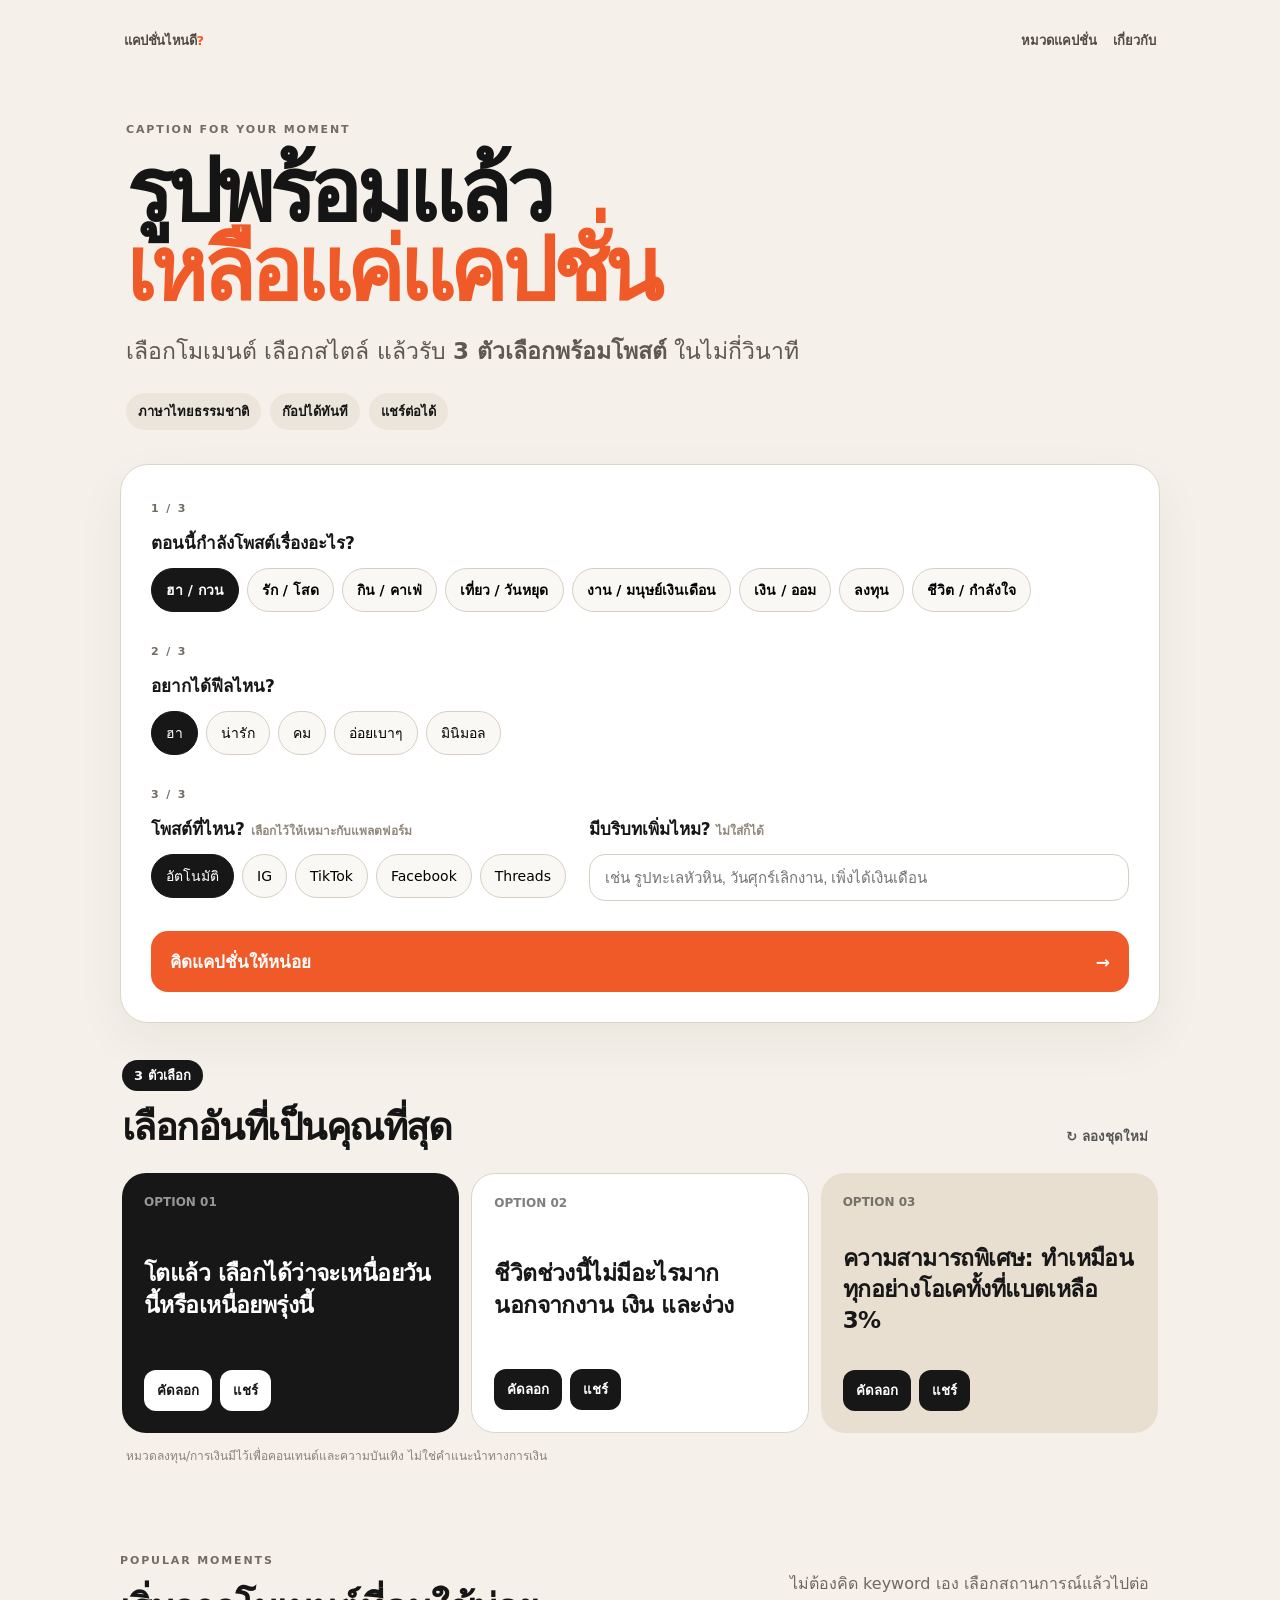
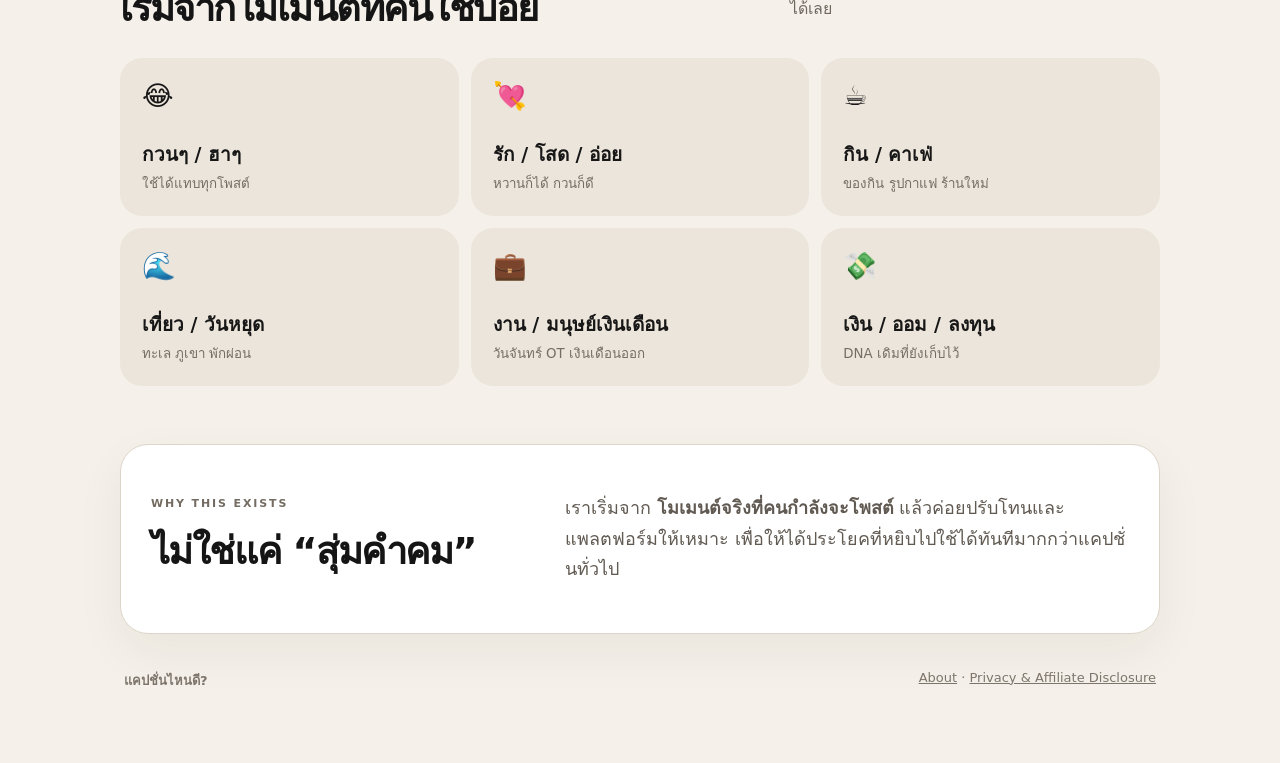
<file: index.html>
<!doctype html>
<html lang="th">
<head>
  <meta charset="utf-8">
  <meta name="viewport" content="width=device-width,initial-scale=1">
  <meta name="theme-color" content="#111111">
  <title>แคปชั่นไหนดี — แคปชั่นไทยพร้อมโพสต์ กวนๆ รัก เที่ยว กิน งาน เงิน</title>
  <meta name="description" content="คิดแคปชั่นไม่ออก? เลือกโมเมนต์และสไตล์ แล้วรับ 3 แคปชั่นไทยพร้อมโพสต์ สำหรับ IG TikTok Facebook และ Threads">
  <meta property="og:title" content="แคปชั่นไหนดี — รูปพร้อมแล้ว เหลือแค่แคปชั่น">
  <meta property="og:description" content="เลือกโมเมนต์ + สไตล์ แล้วรับ 3 แคปชั่นไทยพร้อมโพสต์">
  <link rel="stylesheet" href="styles.css">
</head>
<body>
  <main class="shell">
    <nav class="nav">
      <a class="brand" href="index.html">แคปชั่นไหนดี<span>?</span></a>
      <div class="nav-links"><a href="#popular">หมวดแคปชั่น</a><a href="about.html">เกี่ยวกับ</a></div>
    </nav>

    <header class="hero">
      <div class="eyebrow">CAPTION FOR YOUR MOMENT</div>
      <h1>รูปพร้อมแล้ว<br><span>เหลือแค่แคปชั่น</span></h1>
      <p>เลือกโมเมนต์ เลือกสไตล์ แล้วรับ <strong>3 ตัวเลือกพร้อมโพสต์</strong> ในไม่กี่วินาที</p>
      <div class="trust-row"><span>ภาษาไทยธรรมชาติ</span><span>ก๊อปได้ทันที</span><span>แชร์ต่อได้</span></div>
    </header>

    <section class="generator card" aria-labelledby="generator-title">
      <div class="section-kicker">1 / 3</div>
      <div class="field">
        <label id="generator-title">ตอนนี้กำลังโพสต์เรื่องอะไร?</label>
        <div id="topics" class="chips topic-chips"></div>
      </div>
      <div class="section-kicker">2 / 3</div>
      <div class="field">
        <label>อยากได้ฟีลไหน?</label>
        <div id="tones" class="chips"></div>
      </div>
      <div class="section-kicker">3 / 3</div>
      <div class="field split-field">
        <div>
          <label>โพสต์ที่ไหน? <span>เลือกไว้ให้เหมาะกับแพลตฟอร์ม</span></label>
          <div id="platforms" class="chips"></div>
        </div>
        <div>
          <label for="context">มีบริบทเพิ่มไหม? <span>ไม่ใส่ก็ได้</span></label>
          <input id="context" maxlength="90" placeholder="เช่น รูปทะเลหัวหิน, วันศุกร์เลิกงาน, เพิ่งได้เงินเดือน">
        </div>
      </div>
      <button id="generate" class="primary">คิดแคปชั่นให้หน่อย <span>→</span></button>
    </section>

    <section class="result-wrap" aria-live="polite">
      <div class="result-heading">
        <div><span class="pill dark">3 ตัวเลือก</span><h2>เลือกอันที่เป็นคุณที่สุด</h2></div>
        <button id="refresh" class="ghost">↻ ลองชุดใหม่</button>
      </div>
      <div id="results" class="results-grid"></div>
      <p class="disclaimer">หมวดลงทุน/การเงินมีไว้เพื่อคอนเทนต์และความบันเทิง ไม่ใช่คำแนะนำทางการเงิน</p>
    </section>

    <section class="discover" id="popular">
      <div class="discover-head">
        <div><div class="eyebrow">POPULAR MOMENTS</div><h2>เริ่มจากโมเมนต์ที่คนใช้บ่อย</h2></div>
        <p>ไม่ต้องคิด keyword เอง เลือกสถานการณ์แล้วไปต่อได้เลย</p>
      </div>
      <div class="category-grid">
        <a href="caption-funny.html"><span>😂</span><b>กวนๆ / ฮาๆ</b><small>ใช้ได้แทบทุกโพสต์</small></a>
        <a href="caption-love.html"><span>💘</span><b>รัก / โสด / อ่อย</b><small>หวานก็ได้ กวนก็ดี</small></a>
        <a href="caption-food.html"><span>☕</span><b>กิน / คาเฟ่</b><small>ของกิน รูปกาแฟ ร้านใหม่</small></a>
        <a href="caption-travel.html"><span>🌊</span><b>เที่ยว / วันหยุด</b><small>ทะเล ภูเขา พักผ่อน</small></a>
        <a href="caption-work.html"><span>💼</span><b>งาน / มนุษย์เงินเดือน</b><small>วันจันทร์ OT เงินเดือนออก</small></a>
        <a href="caption-money.html"><span>💸</span><b>เงิน / ออม / ลงทุน</b><small>DNA เดิมที่ยังเก็บไว้</small></a>
      </div>
    </section>

    <section class="positioning card">
      <div><div class="eyebrow">WHY THIS EXISTS</div><h2>ไม่ใช่แค่ “สุ่มคำคม”</h2></div>
      <p>เราเริ่มจาก <strong>โมเมนต์จริงที่คนกำลังจะโพสต์</strong> แล้วค่อยปรับโทนและแพลตฟอร์มให้เหมาะ เพื่อให้ได้ประโยคที่หยิบไปใช้ได้ทันทีมากกว่าแคปชั่นทั่วไป</p>
    </section>

    <footer>
      <b>แคปชั่นไหนดี?</b>
      <span><a href="about.html">About</a> · <a href="privacy.html">Privacy & Affiliate Disclosure</a></span>
    </footer>
  </main>
  <div id="toast" class="toast" role="status"></div>
  <script src="monetization.js"></script>
  <script src="app.js"></script>
  <script src="revenue.js"></script>
</body>
</html>
</file>
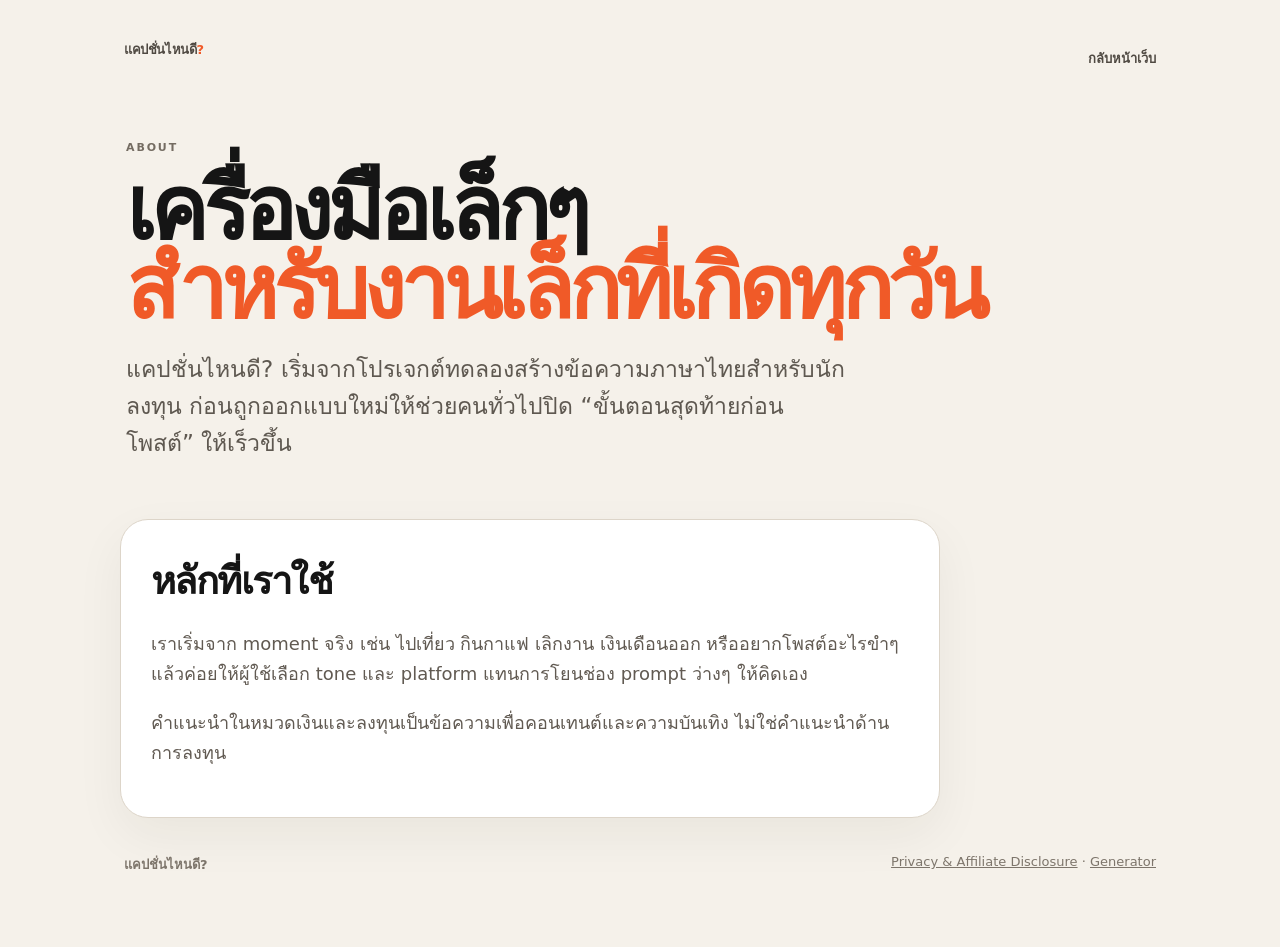
<file: about.html>
<!doctype html><html lang="th"><head><meta charset="utf-8"><meta name="viewport" content="width=device-width,initial-scale=1"><title>เกี่ยวกับแคปชั่นไหนดี?</title><meta name="description" content="ที่มา หลักคิด และวิธีสร้างแคปชั่นของแคปชั่นไหนดี?"><link rel="stylesheet" href="styles.css"></head><body><main class="shell"><nav class="nav"><a class="brand" href="index.html">แคปชั่นไหนดี<span>?</span></a><a class="back-link" href="index.html">กลับหน้าเว็บ</a></nav><header class="hero"><div class="eyebrow">ABOUT</div><h1>เครื่องมือเล็กๆ<br><span>สำหรับงานเล็กที่เกิดทุกวัน</span></h1><p>แคปชั่นไหนดี? เริ่มจากโปรเจกต์ทดลองสร้างข้อความภาษาไทยสำหรับนักลงทุน ก่อนถูกออกแบบใหม่ให้ช่วยคนทั่วไปปิด “ขั้นตอนสุดท้ายก่อนโพสต์” ให้เร็วขึ้น</p></header><section class="card editorial"><h2>หลักที่เราใช้</h2><p>เราเริ่มจาก moment จริง เช่น ไปเที่ยว กินกาแฟ เลิกงาน เงินเดือนออก หรืออยากโพสต์อะไรขำๆ แล้วค่อยให้ผู้ใช้เลือก tone และ platform แทนการโยนช่อง prompt ว่างๆ ให้คิดเอง</p><p>คำแนะนำในหมวดเงินและลงทุนเป็นข้อความเพื่อคอนเทนต์และความบันเทิง ไม่ใช่คำแนะนำด้านการลงทุน</p></section><footer><b>แคปชั่นไหนดี?</b><span><a href="privacy.html">Privacy & Affiliate Disclosure</a> · <a href="index.html">Generator</a></span></footer></main></body></html>
</file>
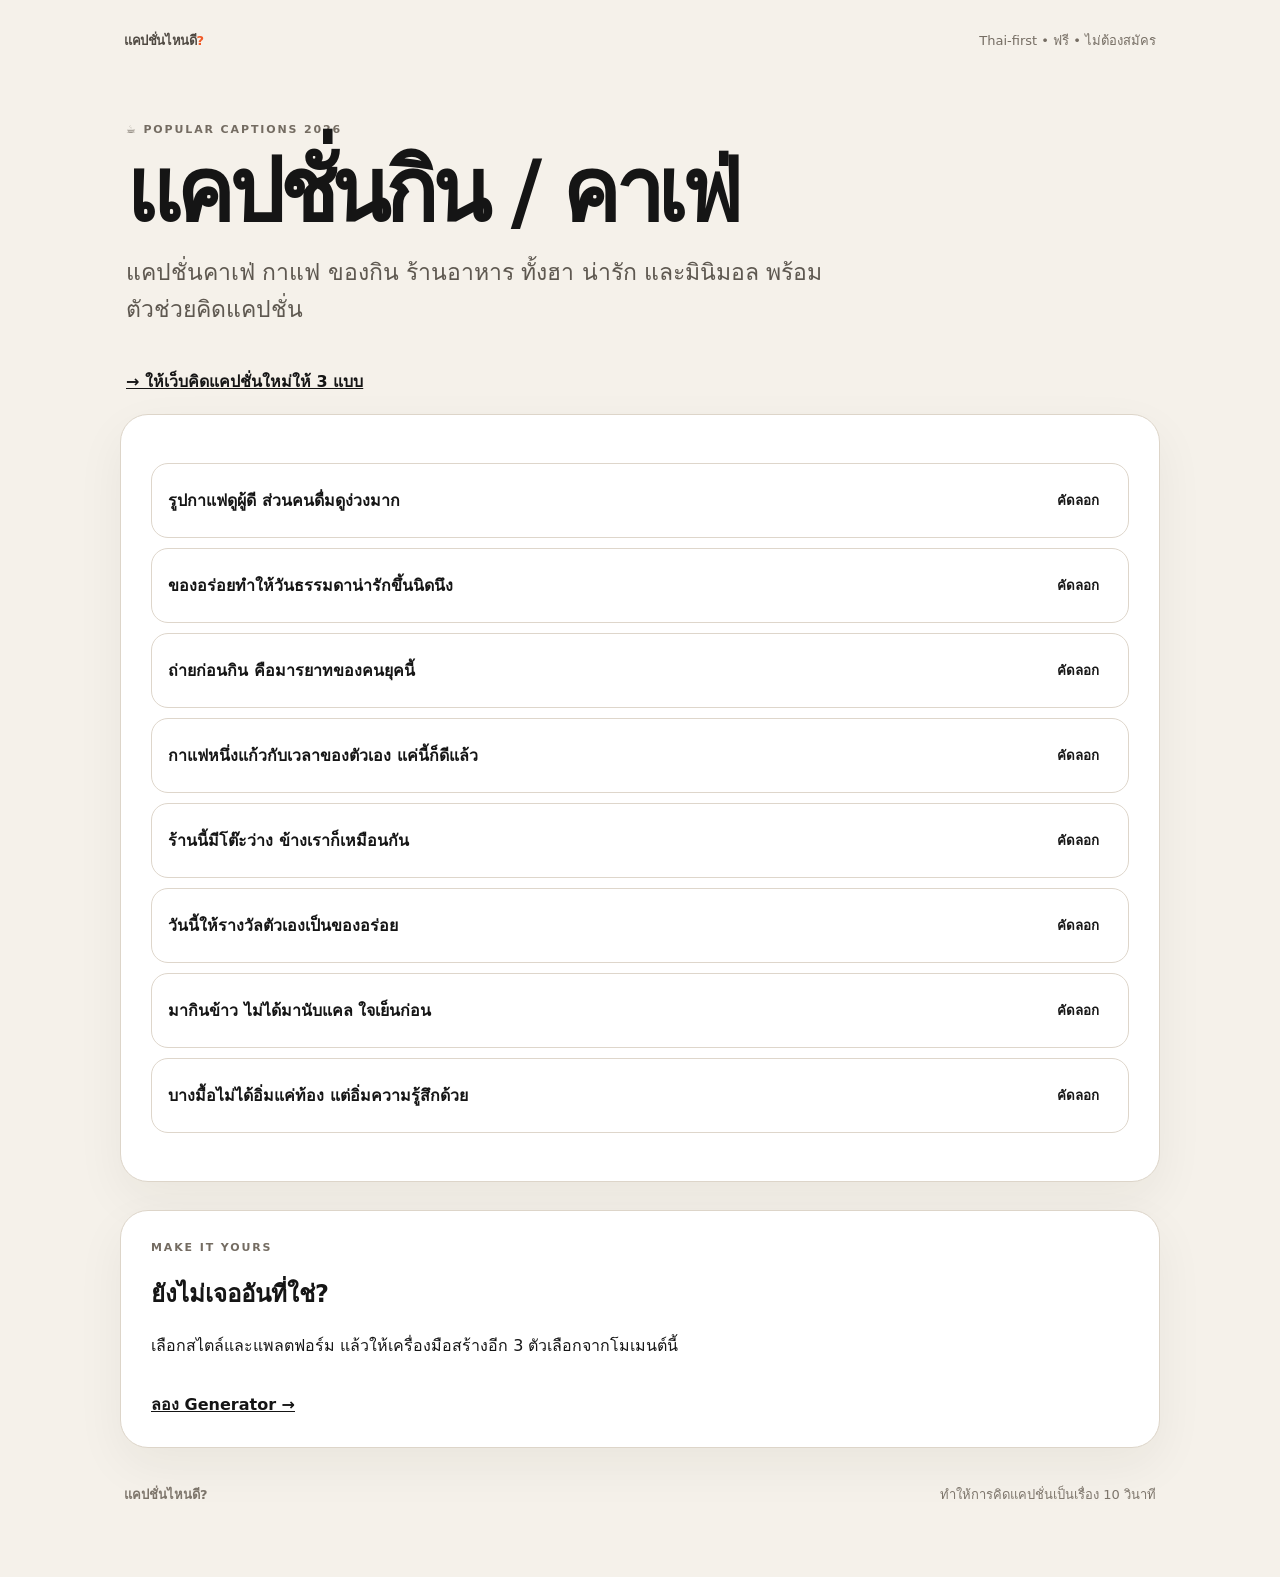
<file: caption-food.html>
<!doctype html><html lang="th"><head><meta charset="utf-8"><meta name="viewport" content="width=device-width,initial-scale=1"><title>แคปชั่นคาเฟ่ แคปชั่นกิน 2026 | แคปชั่นไหนดี</title><meta name="description" content="แคปชั่นคาเฟ่ กาแฟ ของกิน ร้านอาหาร ทั้งฮา น่ารัก และมินิมอล พร้อมตัวช่วยคิดแคปชั่น"><link rel="stylesheet" href="styles.css"></head><body><main class="shell seo-page"><nav class="nav"><a class="brand" href="index.html">แคปชั่นไหนดี<span>?</span></a><span class="nav-note">Thai-first • ฟรี • ไม่ต้องสมัคร</span></nav><header class="hero"><div class="eyebrow">☕ POPULAR CAPTIONS 2026</div><h1>แคปชั่นกิน / คาเฟ่</h1><p>แคปชั่นคาเฟ่ กาแฟ ของกิน ร้านอาหาร ทั้งฮา น่ารัก และมินิมอล พร้อมตัวช่วยคิดแคปชั่น</p><a class="back-link" href="index.html?topic=food">→ ให้เว็บคิดแคปชั่นใหม่ให้ 3 แบบ</a></header><section class="card"><div class="caption-list"><div class="caption-row"><p>รูปกาแฟดูผู้ดี ส่วนคนดื่มดูง่วงมาก</p><button class="secondary copy-static" data-text="รูปกาแฟดูผู้ดี ส่วนคนดื่มดูง่วงมาก">คัดลอก</button></div><div class="caption-row"><p>ของอร่อยทำให้วันธรรมดาน่ารักขึ้นนิดนึง</p><button class="secondary copy-static" data-text="ของอร่อยทำให้วันธรรมดาน่ารักขึ้นนิดนึง">คัดลอก</button></div><div class="caption-row"><p>ถ่ายก่อนกิน คือมารยาทของคนยุคนี้</p><button class="secondary copy-static" data-text="ถ่ายก่อนกิน คือมารยาทของคนยุคนี้">คัดลอก</button></div><div class="caption-row"><p>กาแฟหนึ่งแก้วกับเวลาของตัวเอง แค่นี้ก็ดีแล้ว</p><button class="secondary copy-static" data-text="กาแฟหนึ่งแก้วกับเวลาของตัวเอง แค่นี้ก็ดีแล้ว">คัดลอก</button></div><div class="caption-row"><p>ร้านนี้มีโต๊ะว่าง ข้างเราก็เหมือนกัน</p><button class="secondary copy-static" data-text="ร้านนี้มีโต๊ะว่าง ข้างเราก็เหมือนกัน">คัดลอก</button></div><div class="caption-row"><p>วันนี้ให้รางวัลตัวเองเป็นของอร่อย</p><button class="secondary copy-static" data-text="วันนี้ให้รางวัลตัวเองเป็นของอร่อย">คัดลอก</button></div><div class="caption-row"><p>มากินข้าว ไม่ได้มานับแคล ใจเย็นก่อน</p><button class="secondary copy-static" data-text="มากินข้าว ไม่ได้มานับแคล ใจเย็นก่อน">คัดลอก</button></div><div class="caption-row"><p>บางมื้อไม่ได้อิ่มแค่ท้อง แต่อิ่มความรู้สึกด้วย</p><button class="secondary copy-static" data-text="บางมื้อไม่ได้อิ่มแค่ท้อง แต่อิ่มความรู้สึกด้วย">คัดลอก</button></div></div></section><section class="cta-box card"><div class="eyebrow">MAKE IT YOURS</div><h2>ยังไม่เจออันที่ใช่?</h2><p>เลือกสไตล์และแพลตฟอร์ม แล้วให้เครื่องมือสร้างอีก 3 ตัวเลือกจากโมเมนต์นี้</p><a class="back-link" href="index.html?topic=food">ลอง Generator →</a></section><footer><b>แคปชั่นไหนดี?</b><span>ทำให้การคิดแคปชั่นเป็นเรื่อง 10 วินาที</span></footer></main><div id="toast" class="toast"></div><script>document.querySelectorAll('.copy-static').forEach(b=>b.onclick=async()=>{await navigator.clipboard.writeText(b.dataset.text);const t=document.getElementById('toast');t.textContent='คัดลอกแล้ว';t.classList.add('show');setTimeout(()=>t.classList.remove('show'),1300)});</script><script src="monetization.js"></script><script src="revenue.js"></script></body></html>
</file>
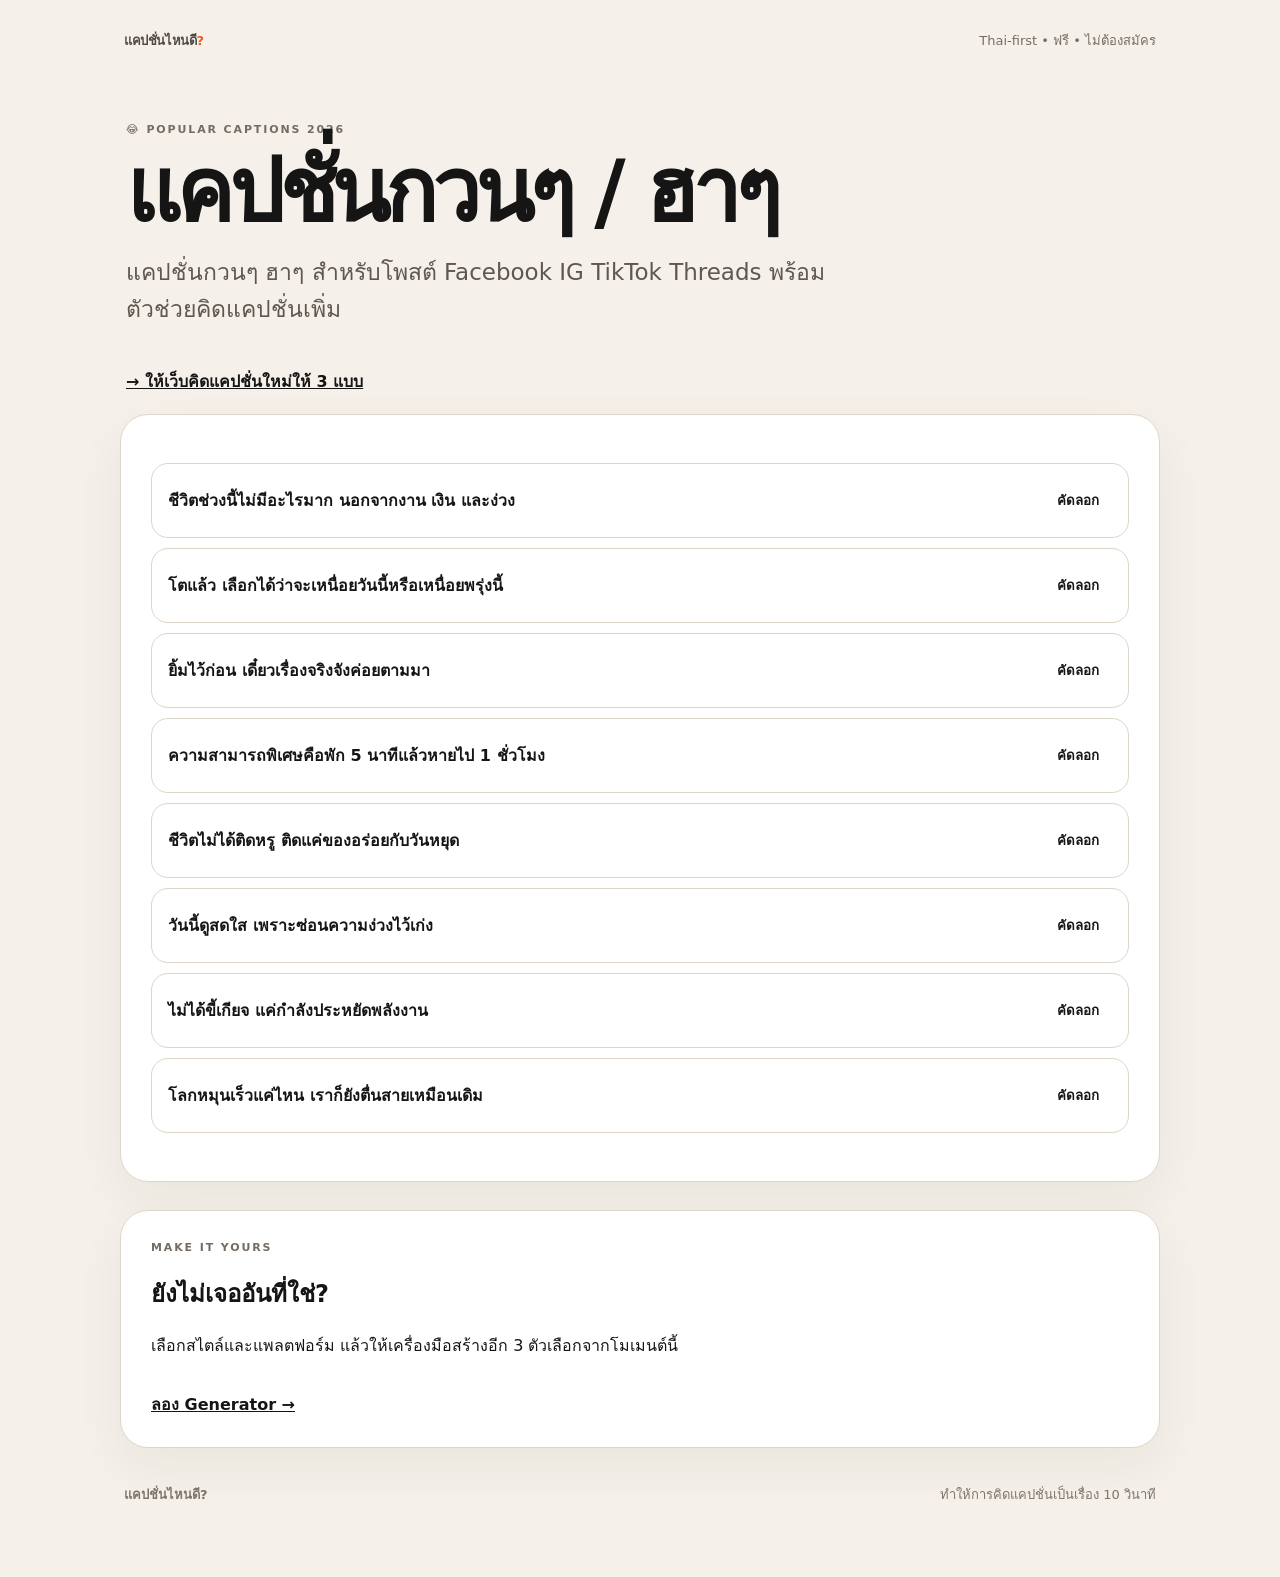
<file: caption-funny.html>
<!doctype html><html lang="th"><head><meta charset="utf-8"><meta name="viewport" content="width=device-width,initial-scale=1"><title>แคปชั่นกวนๆ ฮาๆ 2026 | แคปชั่นไหนดี</title><meta name="description" content="แคปชั่นกวนๆ ฮาๆ สำหรับโพสต์ Facebook IG TikTok Threads พร้อมตัวช่วยคิดแคปชั่นเพิ่ม"><link rel="stylesheet" href="styles.css"></head><body><main class="shell seo-page"><nav class="nav"><a class="brand" href="index.html">แคปชั่นไหนดี<span>?</span></a><span class="nav-note">Thai-first • ฟรี • ไม่ต้องสมัคร</span></nav><header class="hero"><div class="eyebrow">😂 POPULAR CAPTIONS 2026</div><h1>แคปชั่นกวนๆ / ฮาๆ</h1><p>แคปชั่นกวนๆ ฮาๆ สำหรับโพสต์ Facebook IG TikTok Threads พร้อมตัวช่วยคิดแคปชั่นเพิ่ม</p><a class="back-link" href="index.html?topic=funny">→ ให้เว็บคิดแคปชั่นใหม่ให้ 3 แบบ</a></header><section class="card"><div class="caption-list"><div class="caption-row"><p>ชีวิตช่วงนี้ไม่มีอะไรมาก นอกจากงาน เงิน และง่วง</p><button class="secondary copy-static" data-text="ชีวิตช่วงนี้ไม่มีอะไรมาก นอกจากงาน เงิน และง่วง">คัดลอก</button></div><div class="caption-row"><p>โตแล้ว เลือกได้ว่าจะเหนื่อยวันนี้หรือเหนื่อยพรุ่งนี้</p><button class="secondary copy-static" data-text="โตแล้ว เลือกได้ว่าจะเหนื่อยวันนี้หรือเหนื่อยพรุ่งนี้">คัดลอก</button></div><div class="caption-row"><p>ยิ้มไว้ก่อน เดี๋ยวเรื่องจริงจังค่อยตามมา</p><button class="secondary copy-static" data-text="ยิ้มไว้ก่อน เดี๋ยวเรื่องจริงจังค่อยตามมา">คัดลอก</button></div><div class="caption-row"><p>ความสามารถพิเศษคือพัก 5 นาทีแล้วหายไป 1 ชั่วโมง</p><button class="secondary copy-static" data-text="ความสามารถพิเศษคือพัก 5 นาทีแล้วหายไป 1 ชั่วโมง">คัดลอก</button></div><div class="caption-row"><p>ชีวิตไม่ได้ติดหรู ติดแค่ของอร่อยกับวันหยุด</p><button class="secondary copy-static" data-text="ชีวิตไม่ได้ติดหรู ติดแค่ของอร่อยกับวันหยุด">คัดลอก</button></div><div class="caption-row"><p>วันนี้ดูสดใส เพราะซ่อนความง่วงไว้เก่ง</p><button class="secondary copy-static" data-text="วันนี้ดูสดใส เพราะซ่อนความง่วงไว้เก่ง">คัดลอก</button></div><div class="caption-row"><p>ไม่ได้ขี้เกียจ แค่กำลังประหยัดพลังงาน</p><button class="secondary copy-static" data-text="ไม่ได้ขี้เกียจ แค่กำลังประหยัดพลังงาน">คัดลอก</button></div><div class="caption-row"><p>โลกหมุนเร็วแค่ไหน เราก็ยังตื่นสายเหมือนเดิม</p><button class="secondary copy-static" data-text="โลกหมุนเร็วแค่ไหน เราก็ยังตื่นสายเหมือนเดิม">คัดลอก</button></div></div></section><section class="cta-box card"><div class="eyebrow">MAKE IT YOURS</div><h2>ยังไม่เจออันที่ใช่?</h2><p>เลือกสไตล์และแพลตฟอร์ม แล้วให้เครื่องมือสร้างอีก 3 ตัวเลือกจากโมเมนต์นี้</p><a class="back-link" href="index.html?topic=funny">ลอง Generator →</a></section><footer><b>แคปชั่นไหนดี?</b><span>ทำให้การคิดแคปชั่นเป็นเรื่อง 10 วินาที</span></footer></main><div id="toast" class="toast"></div><script>document.querySelectorAll('.copy-static').forEach(b=>b.onclick=async()=>{await navigator.clipboard.writeText(b.dataset.text);const t=document.getElementById('toast');t.textContent='คัดลอกแล้ว';t.classList.add('show');setTimeout(()=>t.classList.remove('show'),1300)});</script><script src="monetization.js"></script><script src="revenue.js"></script></body></html>
</file>
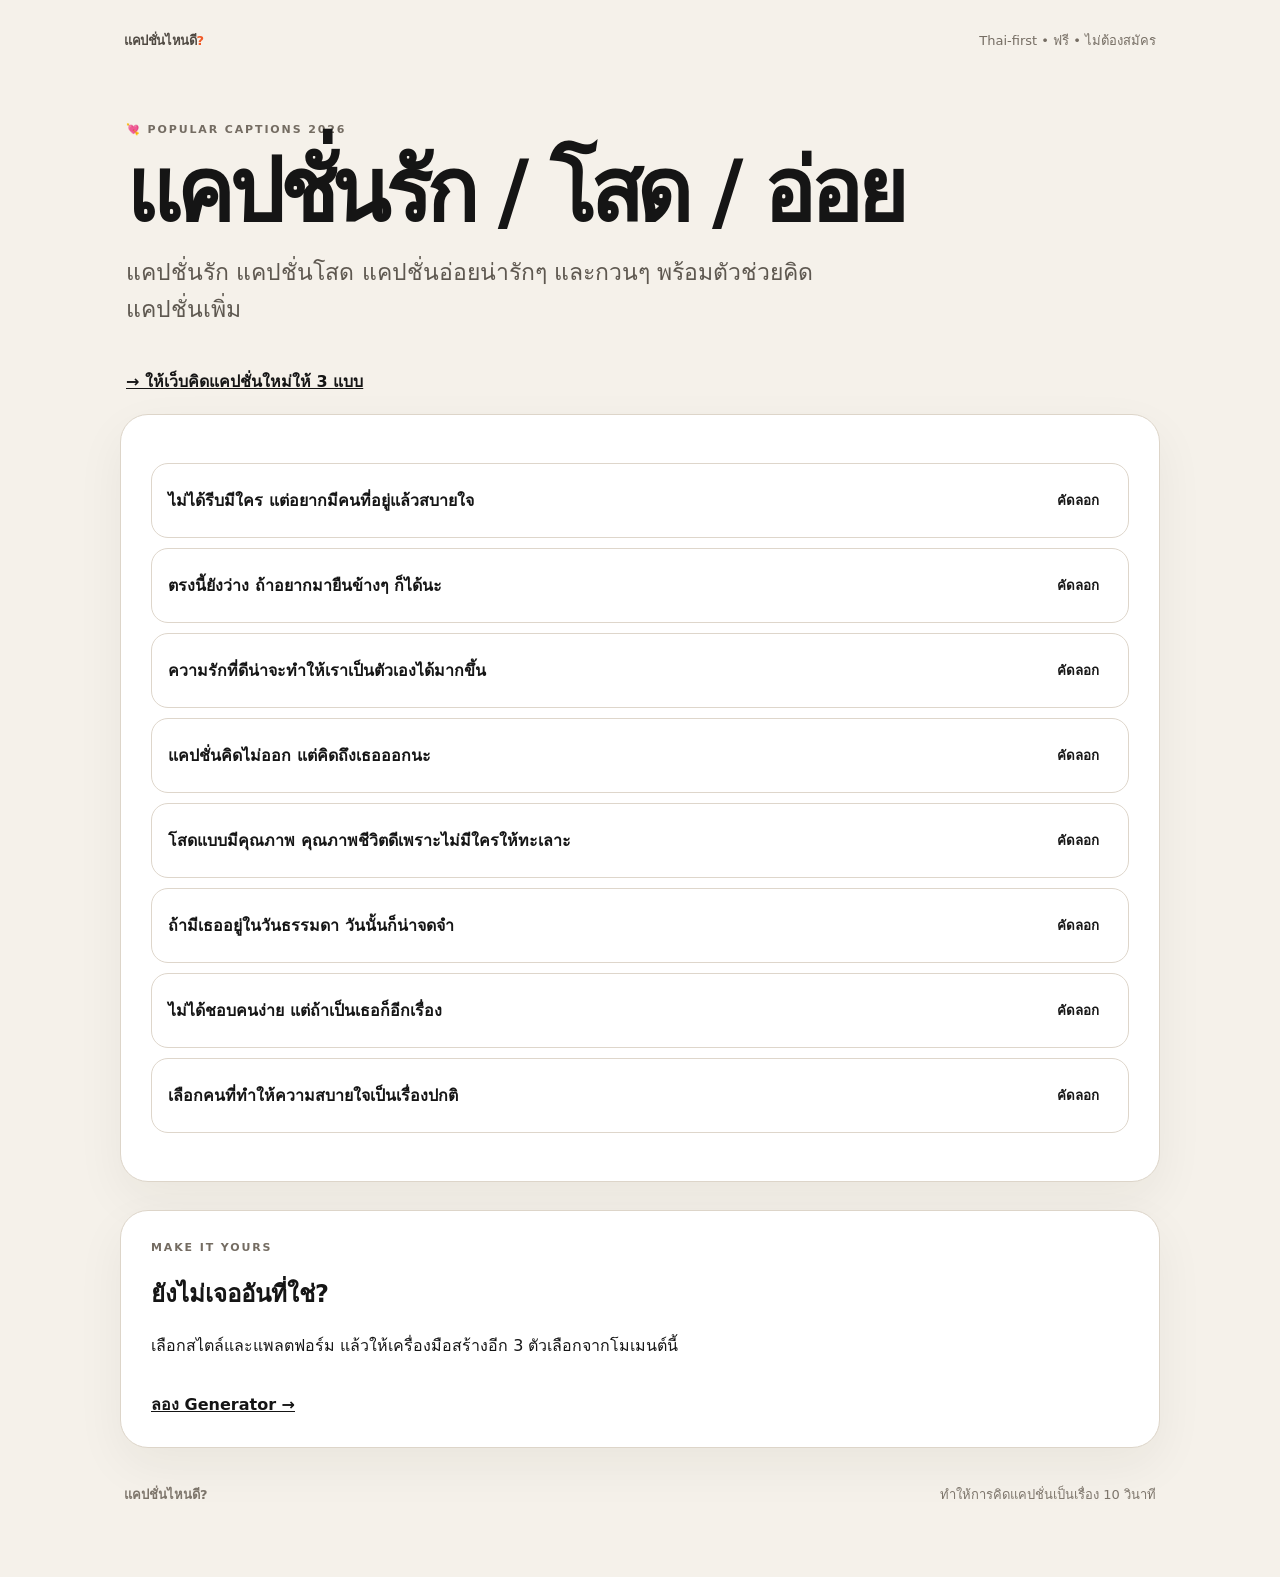
<file: caption-love.html>
<!doctype html><html lang="th"><head><meta charset="utf-8"><meta name="viewport" content="width=device-width,initial-scale=1"><title>แคปชั่นความรัก โสด อ่อย 2026 | แคปชั่นไหนดี</title><meta name="description" content="แคปชั่นรัก แคปชั่นโสด แคปชั่นอ่อยน่ารักๆ และกวนๆ พร้อมตัวช่วยคิดแคปชั่นเพิ่ม"><link rel="stylesheet" href="styles.css"></head><body><main class="shell seo-page"><nav class="nav"><a class="brand" href="index.html">แคปชั่นไหนดี<span>?</span></a><span class="nav-note">Thai-first • ฟรี • ไม่ต้องสมัคร</span></nav><header class="hero"><div class="eyebrow">💘 POPULAR CAPTIONS 2026</div><h1>แคปชั่นรัก / โสด / อ่อย</h1><p>แคปชั่นรัก แคปชั่นโสด แคปชั่นอ่อยน่ารักๆ และกวนๆ พร้อมตัวช่วยคิดแคปชั่นเพิ่ม</p><a class="back-link" href="index.html?topic=love">→ ให้เว็บคิดแคปชั่นใหม่ให้ 3 แบบ</a></header><section class="card"><div class="caption-list"><div class="caption-row"><p>ไม่ได้รีบมีใคร แต่อยากมีคนที่อยู่แล้วสบายใจ</p><button class="secondary copy-static" data-text="ไม่ได้รีบมีใคร แต่อยากมีคนที่อยู่แล้วสบายใจ">คัดลอก</button></div><div class="caption-row"><p>ตรงนี้ยังว่าง ถ้าอยากมายืนข้างๆ ก็ได้นะ</p><button class="secondary copy-static" data-text="ตรงนี้ยังว่าง ถ้าอยากมายืนข้างๆ ก็ได้นะ">คัดลอก</button></div><div class="caption-row"><p>ความรักที่ดีน่าจะทำให้เราเป็นตัวเองได้มากขึ้น</p><button class="secondary copy-static" data-text="ความรักที่ดีน่าจะทำให้เราเป็นตัวเองได้มากขึ้น">คัดลอก</button></div><div class="caption-row"><p>แคปชั่นคิดไม่ออก แต่คิดถึงเธอออกนะ</p><button class="secondary copy-static" data-text="แคปชั่นคิดไม่ออก แต่คิดถึงเธอออกนะ">คัดลอก</button></div><div class="caption-row"><p>โสดแบบมีคุณภาพ คุณภาพชีวิตดีเพราะไม่มีใครให้ทะเลาะ</p><button class="secondary copy-static" data-text="โสดแบบมีคุณภาพ คุณภาพชีวิตดีเพราะไม่มีใครให้ทะเลาะ">คัดลอก</button></div><div class="caption-row"><p>ถ้ามีเธออยู่ในวันธรรมดา วันนั้นก็น่าจดจำ</p><button class="secondary copy-static" data-text="ถ้ามีเธออยู่ในวันธรรมดา วันนั้นก็น่าจดจำ">คัดลอก</button></div><div class="caption-row"><p>ไม่ได้ชอบคนง่าย แต่ถ้าเป็นเธอก็อีกเรื่อง</p><button class="secondary copy-static" data-text="ไม่ได้ชอบคนง่าย แต่ถ้าเป็นเธอก็อีกเรื่อง">คัดลอก</button></div><div class="caption-row"><p>เลือกคนที่ทำให้ความสบายใจเป็นเรื่องปกติ</p><button class="secondary copy-static" data-text="เลือกคนที่ทำให้ความสบายใจเป็นเรื่องปกติ">คัดลอก</button></div></div></section><section class="cta-box card"><div class="eyebrow">MAKE IT YOURS</div><h2>ยังไม่เจออันที่ใช่?</h2><p>เลือกสไตล์และแพลตฟอร์ม แล้วให้เครื่องมือสร้างอีก 3 ตัวเลือกจากโมเมนต์นี้</p><a class="back-link" href="index.html?topic=love">ลอง Generator →</a></section><footer><b>แคปชั่นไหนดี?</b><span>ทำให้การคิดแคปชั่นเป็นเรื่อง 10 วินาที</span></footer></main><div id="toast" class="toast"></div><script>document.querySelectorAll('.copy-static').forEach(b=>b.onclick=async()=>{await navigator.clipboard.writeText(b.dataset.text);const t=document.getElementById('toast');t.textContent='คัดลอกแล้ว';t.classList.add('show');setTimeout(()=>t.classList.remove('show'),1300)});</script><script src="monetization.js"></script><script src="revenue.js"></script></body></html>
</file>
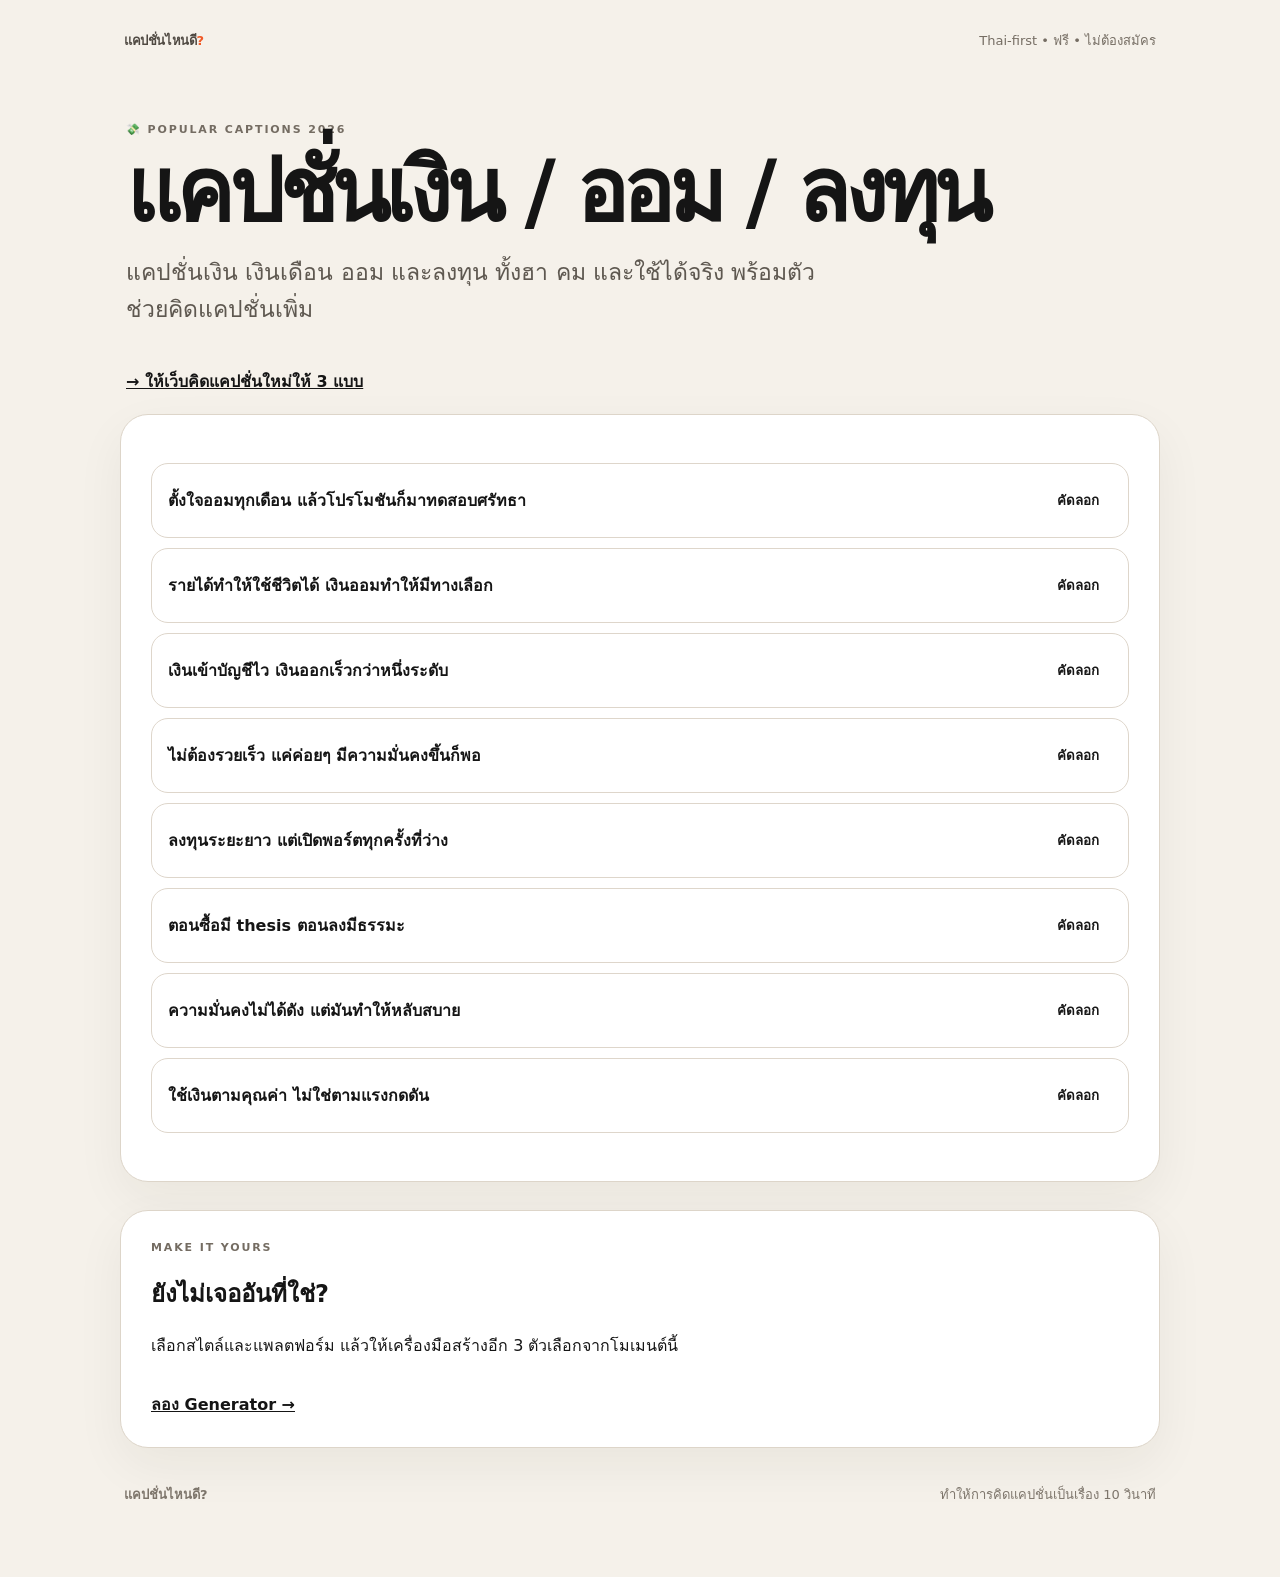
<file: caption-money.html>
<!doctype html><html lang="th"><head><meta charset="utf-8"><meta name="viewport" content="width=device-width,initial-scale=1"><title>แคปชั่นเงิน ออม ลงทุน 2026 | แคปชั่นไหนดี</title><meta name="description" content="แคปชั่นเงิน เงินเดือน ออม และลงทุน ทั้งฮา คม และใช้ได้จริง พร้อมตัวช่วยคิดแคปชั่นเพิ่ม"><link rel="stylesheet" href="styles.css"></head><body><main class="shell seo-page"><nav class="nav"><a class="brand" href="index.html">แคปชั่นไหนดี<span>?</span></a><span class="nav-note">Thai-first • ฟรี • ไม่ต้องสมัคร</span></nav><header class="hero"><div class="eyebrow">💸 POPULAR CAPTIONS 2026</div><h1>แคปชั่นเงิน / ออม / ลงทุน</h1><p>แคปชั่นเงิน เงินเดือน ออม และลงทุน ทั้งฮา คม และใช้ได้จริง พร้อมตัวช่วยคิดแคปชั่นเพิ่ม</p><a class="back-link" href="index.html?topic=money">→ ให้เว็บคิดแคปชั่นใหม่ให้ 3 แบบ</a></header><section class="card"><div class="caption-list"><div class="caption-row"><p>ตั้งใจออมทุกเดือน แล้วโปรโมชันก็มาทดสอบศรัทธา</p><button class="secondary copy-static" data-text="ตั้งใจออมทุกเดือน แล้วโปรโมชันก็มาทดสอบศรัทธา">คัดลอก</button></div><div class="caption-row"><p>รายได้ทำให้ใช้ชีวิตได้ เงินออมทำให้มีทางเลือก</p><button class="secondary copy-static" data-text="รายได้ทำให้ใช้ชีวิตได้ เงินออมทำให้มีทางเลือก">คัดลอก</button></div><div class="caption-row"><p>เงินเข้าบัญชีไว เงินออกเร็วกว่าหนึ่งระดับ</p><button class="secondary copy-static" data-text="เงินเข้าบัญชีไว เงินออกเร็วกว่าหนึ่งระดับ">คัดลอก</button></div><div class="caption-row"><p>ไม่ต้องรวยเร็ว แค่ค่อยๆ มีความมั่นคงขึ้นก็พอ</p><button class="secondary copy-static" data-text="ไม่ต้องรวยเร็ว แค่ค่อยๆ มีความมั่นคงขึ้นก็พอ">คัดลอก</button></div><div class="caption-row"><p>ลงทุนระยะยาว แต่เปิดพอร์ตทุกครั้งที่ว่าง</p><button class="secondary copy-static" data-text="ลงทุนระยะยาว แต่เปิดพอร์ตทุกครั้งที่ว่าง">คัดลอก</button></div><div class="caption-row"><p>ตอนซื้อมี thesis ตอนลงมีธรรมะ</p><button class="secondary copy-static" data-text="ตอนซื้อมี thesis ตอนลงมีธรรมะ">คัดลอก</button></div><div class="caption-row"><p>ความมั่นคงไม่ได้ดัง แต่มันทำให้หลับสบาย</p><button class="secondary copy-static" data-text="ความมั่นคงไม่ได้ดัง แต่มันทำให้หลับสบาย">คัดลอก</button></div><div class="caption-row"><p>ใช้เงินตามคุณค่า ไม่ใช่ตามแรงกดดัน</p><button class="secondary copy-static" data-text="ใช้เงินตามคุณค่า ไม่ใช่ตามแรงกดดัน">คัดลอก</button></div></div></section><section class="cta-box card"><div class="eyebrow">MAKE IT YOURS</div><h2>ยังไม่เจออันที่ใช่?</h2><p>เลือกสไตล์และแพลตฟอร์ม แล้วให้เครื่องมือสร้างอีก 3 ตัวเลือกจากโมเมนต์นี้</p><a class="back-link" href="index.html?topic=money">ลอง Generator →</a></section><footer><b>แคปชั่นไหนดี?</b><span>ทำให้การคิดแคปชั่นเป็นเรื่อง 10 วินาที</span></footer></main><div id="toast" class="toast"></div><script>document.querySelectorAll('.copy-static').forEach(b=>b.onclick=async()=>{await navigator.clipboard.writeText(b.dataset.text);const t=document.getElementById('toast');t.textContent='คัดลอกแล้ว';t.classList.add('show');setTimeout(()=>t.classList.remove('show'),1300)});</script><script src="monetization.js"></script><script src="revenue.js"></script></body></html>
</file>
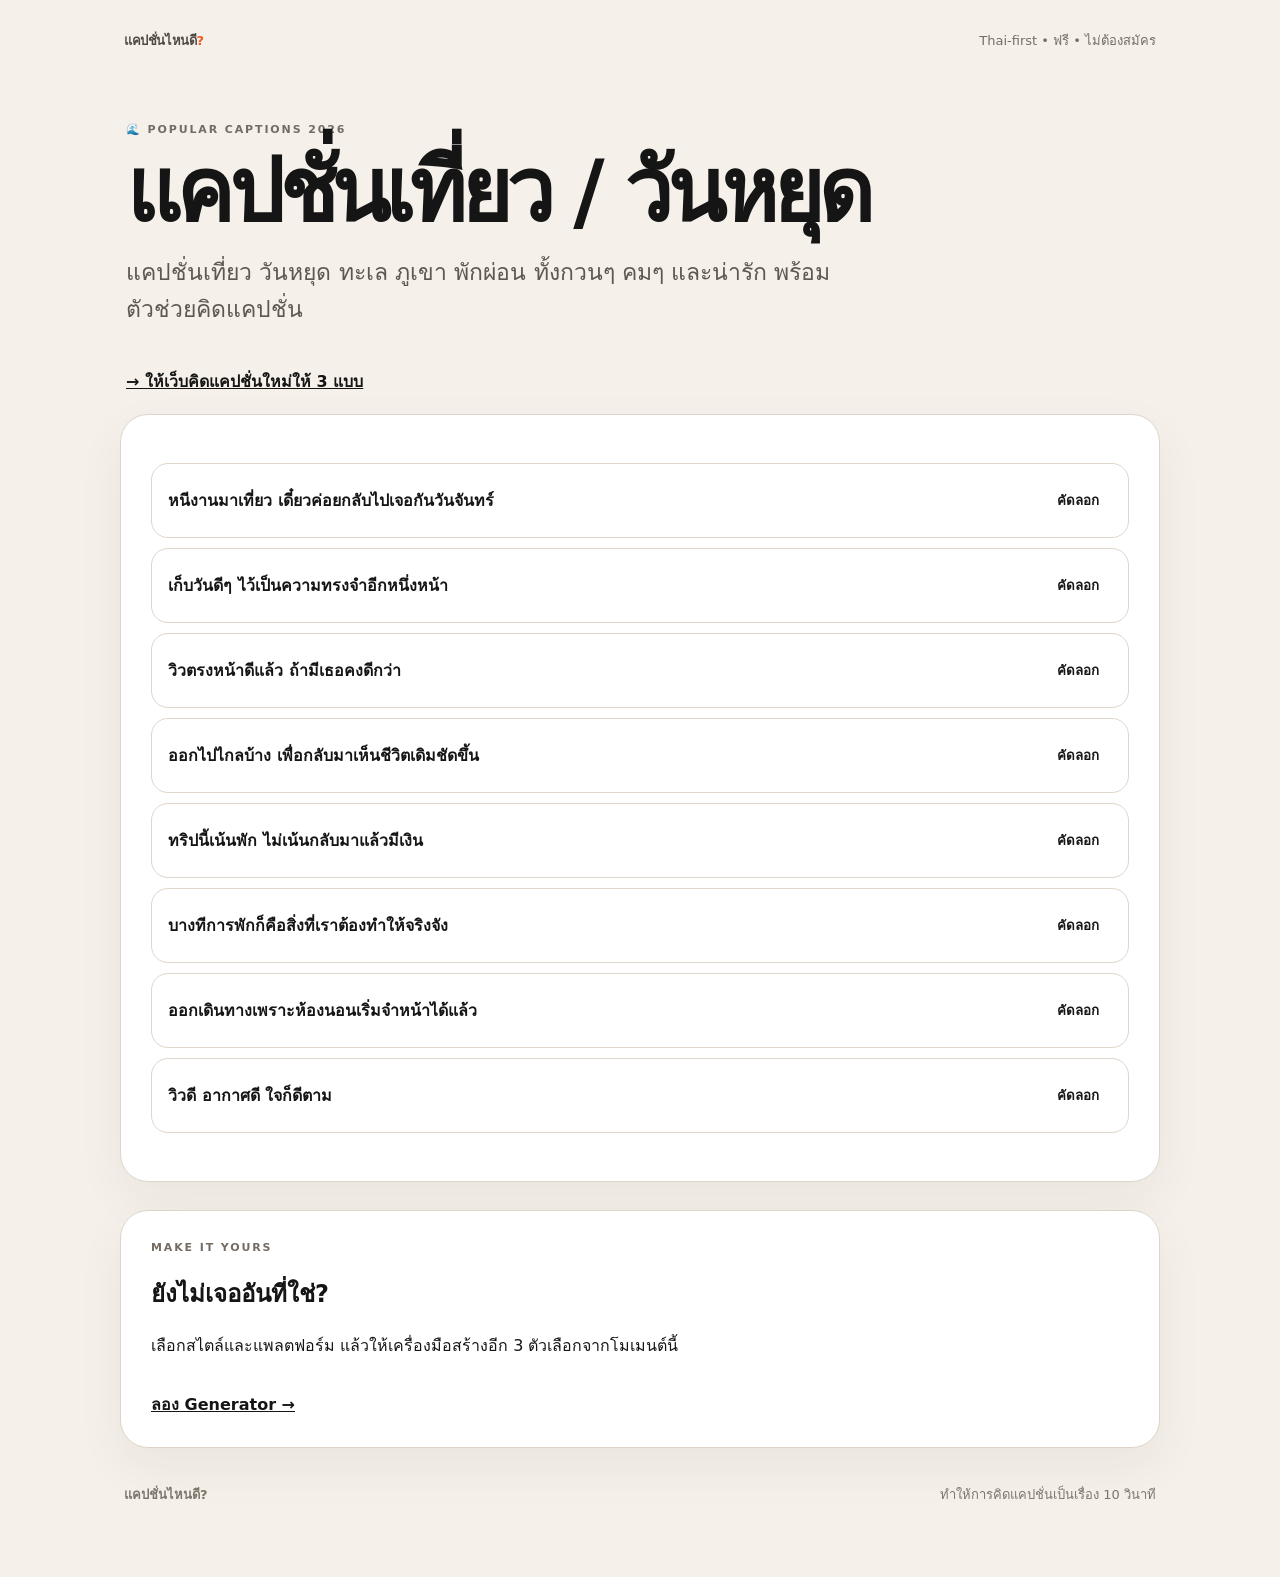
<file: caption-travel.html>
<!doctype html><html lang="th"><head><meta charset="utf-8"><meta name="viewport" content="width=device-width,initial-scale=1"><title>แคปชั่นเที่ยว วันหยุด ทะเล 2026 | แคปชั่นไหนดี</title><meta name="description" content="แคปชั่นเที่ยว วันหยุด ทะเล ภูเขา พักผ่อน ทั้งกวนๆ คมๆ และน่ารัก พร้อมตัวช่วยคิดแคปชั่น"><link rel="stylesheet" href="styles.css"></head><body><main class="shell seo-page"><nav class="nav"><a class="brand" href="index.html">แคปชั่นไหนดี<span>?</span></a><span class="nav-note">Thai-first • ฟรี • ไม่ต้องสมัคร</span></nav><header class="hero"><div class="eyebrow">🌊 POPULAR CAPTIONS 2026</div><h1>แคปชั่นเที่ยว / วันหยุด</h1><p>แคปชั่นเที่ยว วันหยุด ทะเล ภูเขา พักผ่อน ทั้งกวนๆ คมๆ และน่ารัก พร้อมตัวช่วยคิดแคปชั่น</p><a class="back-link" href="index.html?topic=travel">→ ให้เว็บคิดแคปชั่นใหม่ให้ 3 แบบ</a></header><section class="card"><div class="caption-list"><div class="caption-row"><p>หนีงานมาเที่ยว เดี๋ยวค่อยกลับไปเจอกันวันจันทร์</p><button class="secondary copy-static" data-text="หนีงานมาเที่ยว เดี๋ยวค่อยกลับไปเจอกันวันจันทร์">คัดลอก</button></div><div class="caption-row"><p>เก็บวันดีๆ ไว้เป็นความทรงจำอีกหนึ่งหน้า</p><button class="secondary copy-static" data-text="เก็บวันดีๆ ไว้เป็นความทรงจำอีกหนึ่งหน้า">คัดลอก</button></div><div class="caption-row"><p>วิวตรงหน้าดีแล้ว ถ้ามีเธอคงดีกว่า</p><button class="secondary copy-static" data-text="วิวตรงหน้าดีแล้ว ถ้ามีเธอคงดีกว่า">คัดลอก</button></div><div class="caption-row"><p>ออกไปไกลบ้าง เพื่อกลับมาเห็นชีวิตเดิมชัดขึ้น</p><button class="secondary copy-static" data-text="ออกไปไกลบ้าง เพื่อกลับมาเห็นชีวิตเดิมชัดขึ้น">คัดลอก</button></div><div class="caption-row"><p>ทริปนี้เน้นพัก ไม่เน้นกลับมาแล้วมีเงิน</p><button class="secondary copy-static" data-text="ทริปนี้เน้นพัก ไม่เน้นกลับมาแล้วมีเงิน">คัดลอก</button></div><div class="caption-row"><p>บางทีการพักก็คือสิ่งที่เราต้องทำให้จริงจัง</p><button class="secondary copy-static" data-text="บางทีการพักก็คือสิ่งที่เราต้องทำให้จริงจัง">คัดลอก</button></div><div class="caption-row"><p>ออกเดินทางเพราะห้องนอนเริ่มจำหน้าได้แล้ว</p><button class="secondary copy-static" data-text="ออกเดินทางเพราะห้องนอนเริ่มจำหน้าได้แล้ว">คัดลอก</button></div><div class="caption-row"><p>วิวดี อากาศดี ใจก็ดีตาม</p><button class="secondary copy-static" data-text="วิวดี อากาศดี ใจก็ดีตาม">คัดลอก</button></div></div></section><section class="cta-box card"><div class="eyebrow">MAKE IT YOURS</div><h2>ยังไม่เจออันที่ใช่?</h2><p>เลือกสไตล์และแพลตฟอร์ม แล้วให้เครื่องมือสร้างอีก 3 ตัวเลือกจากโมเมนต์นี้</p><a class="back-link" href="index.html?topic=travel">ลอง Generator →</a></section><footer><b>แคปชั่นไหนดี?</b><span>ทำให้การคิดแคปชั่นเป็นเรื่อง 10 วินาที</span></footer></main><div id="toast" class="toast"></div><script>document.querySelectorAll('.copy-static').forEach(b=>b.onclick=async()=>{await navigator.clipboard.writeText(b.dataset.text);const t=document.getElementById('toast');t.textContent='คัดลอกแล้ว';t.classList.add('show');setTimeout(()=>t.classList.remove('show'),1300)});</script><script src="monetization.js"></script><script src="revenue.js"></script></body></html>
</file>
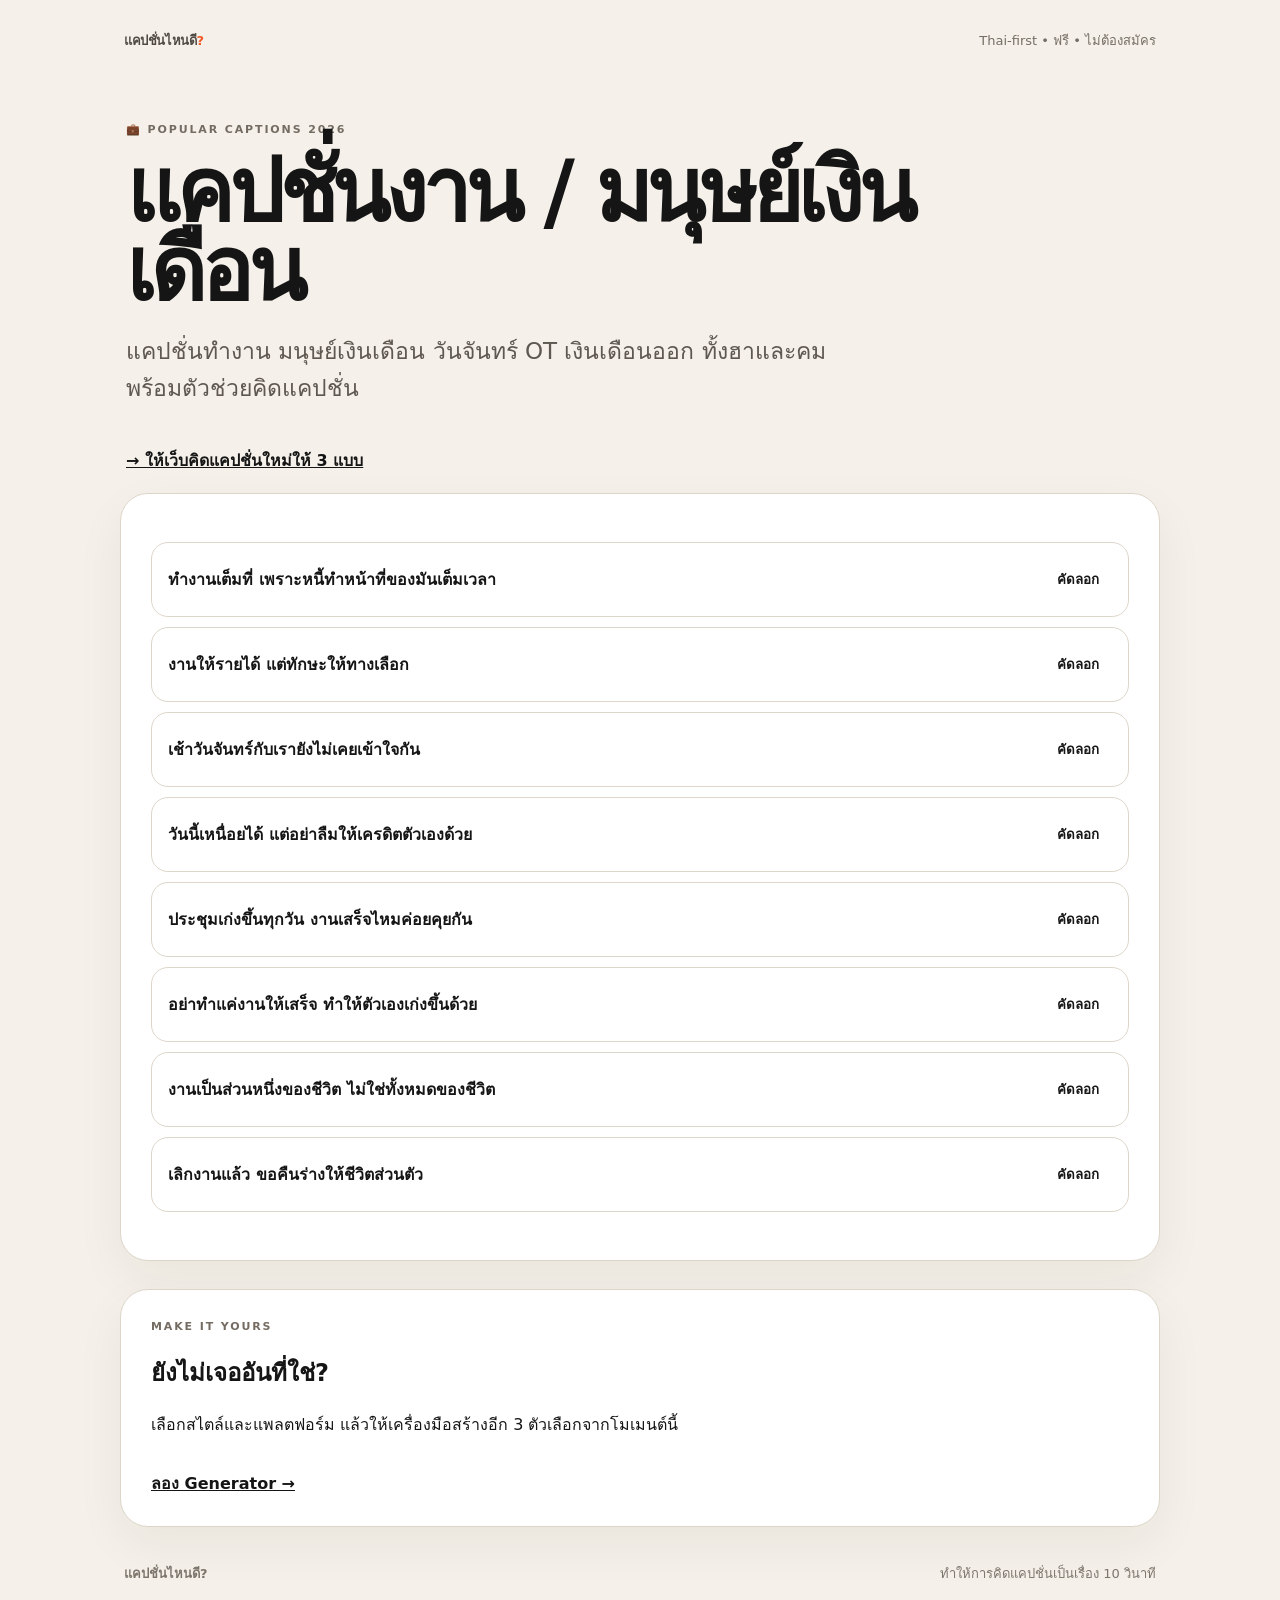
<file: caption-work.html>
<!doctype html><html lang="th"><head><meta charset="utf-8"><meta name="viewport" content="width=device-width,initial-scale=1"><title>แคปชั่นทำงาน มนุษย์เงินเดือน 2026 | แคปชั่นไหนดี</title><meta name="description" content="แคปชั่นทำงาน มนุษย์เงินเดือน วันจันทร์ OT เงินเดือนออก ทั้งฮาและคม พร้อมตัวช่วยคิดแคปชั่น"><link rel="stylesheet" href="styles.css"></head><body><main class="shell seo-page"><nav class="nav"><a class="brand" href="index.html">แคปชั่นไหนดี<span>?</span></a><span class="nav-note">Thai-first • ฟรี • ไม่ต้องสมัคร</span></nav><header class="hero"><div class="eyebrow">💼 POPULAR CAPTIONS 2026</div><h1>แคปชั่นงาน / มนุษย์เงินเดือน</h1><p>แคปชั่นทำงาน มนุษย์เงินเดือน วันจันทร์ OT เงินเดือนออก ทั้งฮาและคม พร้อมตัวช่วยคิดแคปชั่น</p><a class="back-link" href="index.html?topic=work">→ ให้เว็บคิดแคปชั่นใหม่ให้ 3 แบบ</a></header><section class="card"><div class="caption-list"><div class="caption-row"><p>ทำงานเต็มที่ เพราะหนี้ทำหน้าที่ของมันเต็มเวลา</p><button class="secondary copy-static" data-text="ทำงานเต็มที่ เพราะหนี้ทำหน้าที่ของมันเต็มเวลา">คัดลอก</button></div><div class="caption-row"><p>งานให้รายได้ แต่ทักษะให้ทางเลือก</p><button class="secondary copy-static" data-text="งานให้รายได้ แต่ทักษะให้ทางเลือก">คัดลอก</button></div><div class="caption-row"><p>เช้าวันจันทร์กับเรายังไม่เคยเข้าใจกัน</p><button class="secondary copy-static" data-text="เช้าวันจันทร์กับเรายังไม่เคยเข้าใจกัน">คัดลอก</button></div><div class="caption-row"><p>วันนี้เหนื่อยได้ แต่อย่าลืมให้เครดิตตัวเองด้วย</p><button class="secondary copy-static" data-text="วันนี้เหนื่อยได้ แต่อย่าลืมให้เครดิตตัวเองด้วย">คัดลอก</button></div><div class="caption-row"><p>ประชุมเก่งขึ้นทุกวัน งานเสร็จไหมค่อยคุยกัน</p><button class="secondary copy-static" data-text="ประชุมเก่งขึ้นทุกวัน งานเสร็จไหมค่อยคุยกัน">คัดลอก</button></div><div class="caption-row"><p>อย่าทำแค่งานให้เสร็จ ทำให้ตัวเองเก่งขึ้นด้วย</p><button class="secondary copy-static" data-text="อย่าทำแค่งานให้เสร็จ ทำให้ตัวเองเก่งขึ้นด้วย">คัดลอก</button></div><div class="caption-row"><p>งานเป็นส่วนหนึ่งของชีวิต ไม่ใช่ทั้งหมดของชีวิต</p><button class="secondary copy-static" data-text="งานเป็นส่วนหนึ่งของชีวิต ไม่ใช่ทั้งหมดของชีวิต">คัดลอก</button></div><div class="caption-row"><p>เลิกงานแล้ว ขอคืนร่างให้ชีวิตส่วนตัว</p><button class="secondary copy-static" data-text="เลิกงานแล้ว ขอคืนร่างให้ชีวิตส่วนตัว">คัดลอก</button></div></div></section><section class="cta-box card"><div class="eyebrow">MAKE IT YOURS</div><h2>ยังไม่เจออันที่ใช่?</h2><p>เลือกสไตล์และแพลตฟอร์ม แล้วให้เครื่องมือสร้างอีก 3 ตัวเลือกจากโมเมนต์นี้</p><a class="back-link" href="index.html?topic=work">ลอง Generator →</a></section><footer><b>แคปชั่นไหนดี?</b><span>ทำให้การคิดแคปชั่นเป็นเรื่อง 10 วินาที</span></footer></main><div id="toast" class="toast"></div><script>document.querySelectorAll('.copy-static').forEach(b=>b.onclick=async()=>{await navigator.clipboard.writeText(b.dataset.text);const t=document.getElementById('toast');t.textContent='คัดลอกแล้ว';t.classList.add('show');setTimeout(()=>t.classList.remove('show'),1300)});</script><script src="monetization.js"></script><script src="revenue.js"></script></body></html>
</file>
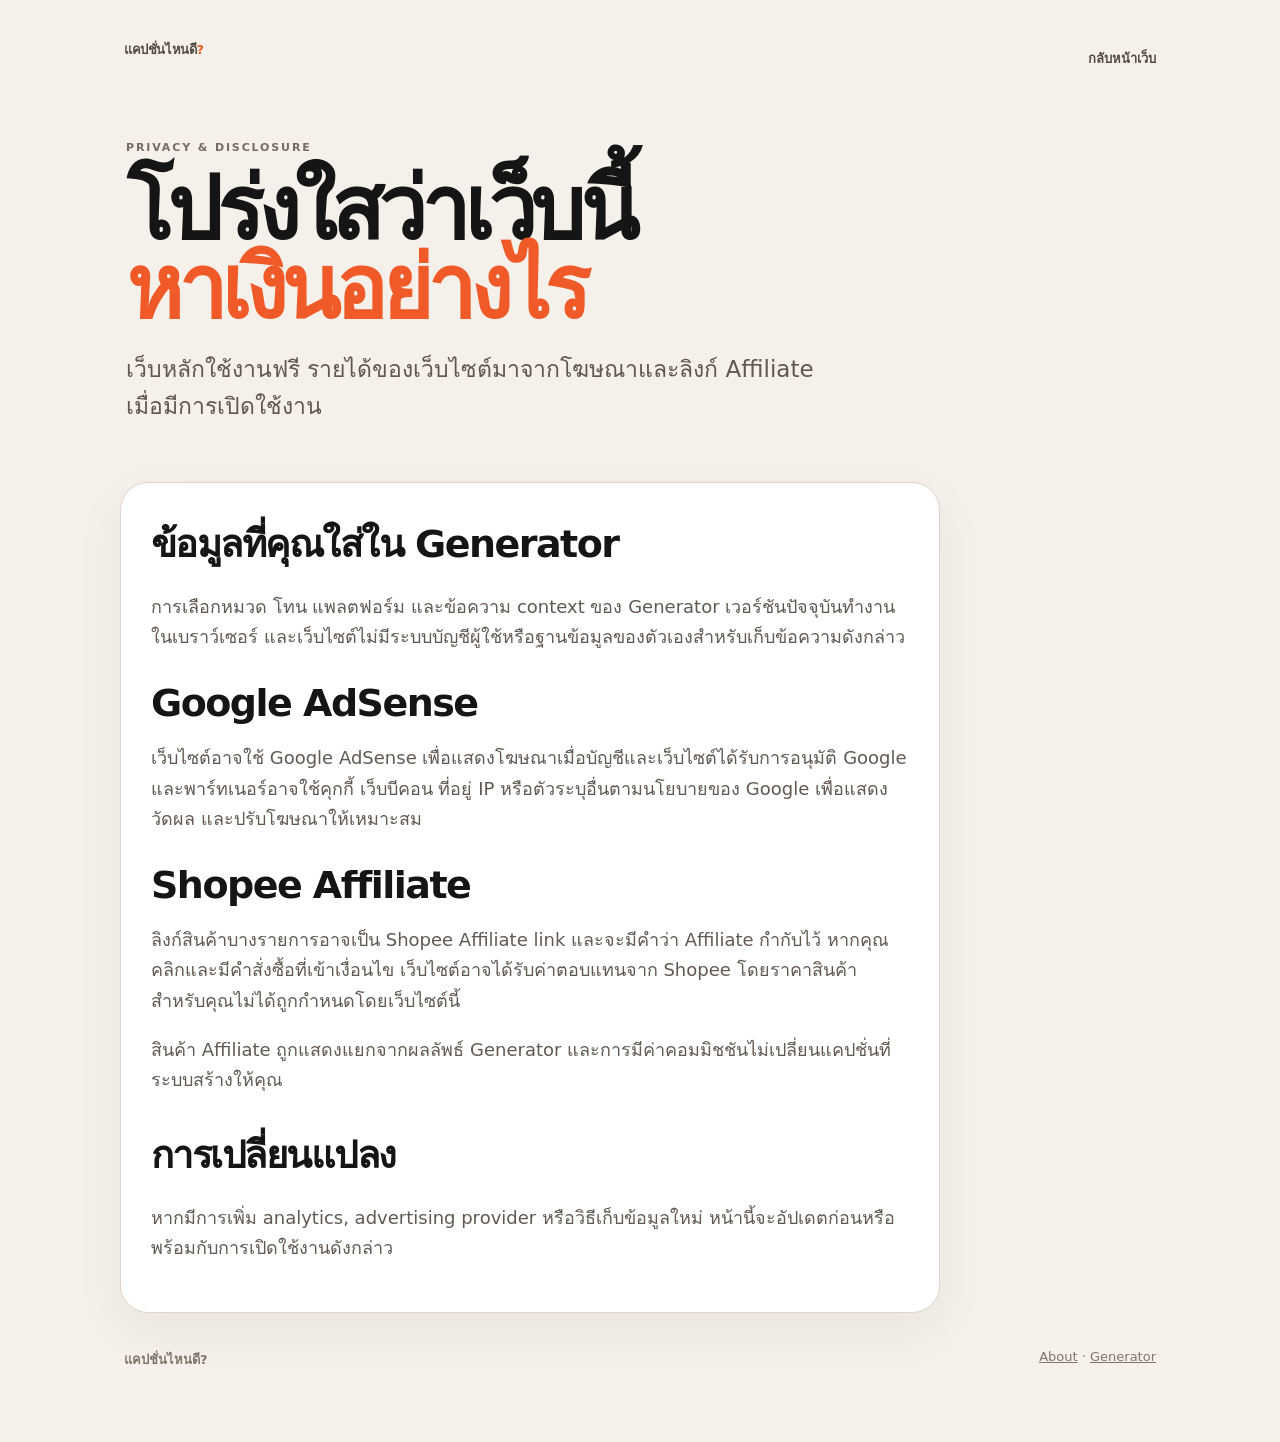
<file: privacy.html>
<!doctype html><html lang="th"><head><meta charset="utf-8"><meta name="viewport" content="width=device-width,initial-scale=1"><title>Privacy & Affiliate Disclosure | แคปชั่นไหนดี?</title><meta name="description" content="นโยบายความเป็นส่วนตัว การใช้ Google AdSense และการเปิดเผยลิงก์ Shopee Affiliate ของแคปชั่นไหนดี?"><link rel="stylesheet" href="styles.css"></head><body><main class="shell"><nav class="nav"><a class="brand" href="index.html">แคปชั่นไหนดี<span>?</span></a><a class="back-link" href="index.html">กลับหน้าเว็บ</a></nav><header class="hero"><div class="eyebrow">PRIVACY & DISCLOSURE</div><h1>โปร่งใสว่าเว็บนี้<br><span>หาเงินอย่างไร</span></h1><p>เว็บหลักใช้งานฟรี รายได้ของเว็บไซต์มาจากโฆษณาและลิงก์ Affiliate เมื่อมีการเปิดใช้งาน</p></header><section class="card editorial"><h2>ข้อมูลที่คุณใส่ใน Generator</h2><p>การเลือกหมวด โทน แพลตฟอร์ม และข้อความ context ของ Generator เวอร์ชันปัจจุบันทำงานในเบราว์เซอร์ และเว็บไซต์ไม่มีระบบบัญชีผู้ใช้หรือฐานข้อมูลของตัวเองสำหรับเก็บข้อความดังกล่าว</p><h2>Google AdSense</h2><p>เว็บไซต์อาจใช้ Google AdSense เพื่อแสดงโฆษณาเมื่อบัญชีและเว็บไซต์ได้รับการอนุมัติ Google และพาร์ทเนอร์อาจใช้คุกกี้ เว็บบีคอน ที่อยู่ IP หรือตัวระบุอื่นตามนโยบายของ Google เพื่อแสดง วัดผล และปรับโฆษณาให้เหมาะสม</p><h2>Shopee Affiliate</h2><p>ลิงก์สินค้าบางรายการอาจเป็น Shopee Affiliate link และจะมีคำว่า Affiliate กำกับไว้ หากคุณคลิกและมีคำสั่งซื้อที่เข้าเงื่อนไข เว็บไซต์อาจได้รับค่าตอบแทนจาก Shopee โดยราคาสินค้าสำหรับคุณไม่ได้ถูกกำหนดโดยเว็บไซต์นี้</p><p>สินค้า Affiliate ถูกแสดงแยกจากผลลัพธ์ Generator และการมีค่าคอมมิชชันไม่เปลี่ยนแคปชั่นที่ระบบสร้างให้คุณ</p><h2>การเปลี่ยนแปลง</h2><p>หากมีการเพิ่ม analytics, advertising provider หรือวิธีเก็บข้อมูลใหม่ หน้านี้จะอัปเดตก่อนหรือพร้อมกับการเปิดใช้งานดังกล่าว</p></section><footer><b>แคปชั่นไหนดี?</b><span><a href="about.html">About</a> · <a href="index.html">Generator</a></span></footer></main></body></html>
</file>
<file: styles.css>
*{box-sizing:border-box}html{scroll-behavior:smooth}body{margin:0;font-family:Inter,system-ui,-apple-system,BlinkMacSystemFont,"Segoe UI",sans-serif;background:#f5f1ea;color:#151515}.shell{width:min(1040px,92vw);margin:auto;padding:22px 0 72px}.nav{display:flex;justify-content:space-between;align-items:center;padding:8px 4px 20px}.brand{font-size:20px;font-weight:900;text-decoration:none;color:#151515;letter-spacing:-.03em}.brand span{color:#f05a28}.nav-note{font-size:13px;color:#756d63}.nav-links{display:flex;gap:16px}.nav-links a,.nav a{color:#4f4942;text-decoration:none;font-size:13px;font-weight:800}.hero{padding:52px 6px 34px}.eyebrow,.section-kicker{font-size:11px;letter-spacing:.17em;font-weight:900;color:#746c62}.hero h1{font-size:clamp(48px,8vw,86px);line-height:.92;margin:16px 0 22px;letter-spacing:-.06em;max-width:900px}.hero h1 span{color:#f05a28}.hero p{font-size:clamp(18px,2.2vw,23px);line-height:1.6;color:#5e5850;max-width:720px}.trust-row{display:flex;gap:9px;flex-wrap:wrap;margin-top:22px}.trust-row span,.pill{background:#ebe5dc;border-radius:999px;padding:8px 12px;font-size:13px;font-weight:800}.card{background:#fff;border:1px solid #ddd5c9;border-radius:28px;padding:30px;box-shadow:0 18px 50px rgba(43,34,24,.055)}.generator{display:grid;gap:14px}.section-kicker{margin-top:7px}.field{margin-bottom:12px}.field label{display:block;font-weight:900;font-size:17px;margin-bottom:12px}.field label span{font-size:12px;font-weight:600;color:#91877b}.chips{display:flex;flex-wrap:wrap;gap:8px}.chip{border:1px solid #d7cfc3;background:#faf8f4;padding:10px 14px;border-radius:999px;cursor:pointer;font-size:14px;transition:.15s}.chip:hover{transform:translateY(-1px);border-color:#999084}.chip.active{background:#171717;color:#fff;border-color:#171717}.topic-chips .chip{font-weight:800}.split-field{display:grid;grid-template-columns:1fr 1.3fr;gap:22px}input{width:100%;border:1px solid #d7cfc3;border-radius:16px;padding:14px 15px;font-size:15px;outline:none;background:#fff}input:focus{border-color:#171717;box-shadow:0 0 0 3px rgba(23,23,23,.05)}button{font-family:inherit}.primary,.secondary,.ghost{border:0;cursor:pointer;font-weight:900}.primary{display:flex;align-items:center;justify-content:space-between;background:#f05a28;color:#fff;border-radius:17px;padding:17px 19px;font-size:17px;margin-top:4px}.primary:hover{transform:translateY(-1px)}.result-wrap{padding:42px 2px 28px}.result-heading{display:flex;justify-content:space-between;align-items:end;gap:18px;margin-bottom:16px}.result-heading h2,.discover h2,.positioning h2,.revenue-card h2,.price-card h2,.editorial h2{font-size:clamp(26px,4vw,38px);letter-spacing:-.04em;margin:10px 0 0}.pill.dark{background:#171717;color:#fff}.ghost{background:transparent;color:#555;padding:10px}.results-grid{display:grid;grid-template-columns:repeat(3,1fr);gap:12px}.result-card{display:flex;flex-direction:column;justify-content:space-between;min-height:260px;background:#171717;color:#fff;border-radius:24px;padding:22px}.result-card:nth-child(2){background:#fff;color:#171717;border:1px solid #dcd4c8}.result-card:nth-child(3){background:#e9dfd0;color:#171717}.result-number{font-size:12px;font-weight:900;opacity:.55}.result-text{font-size:23px;line-height:1.35;font-weight:900;letter-spacing:-.025em;margin:22px 0}.result-actions{display:flex;gap:8px}.secondary{background:#fff;color:#171717;padding:10px 13px;border-radius:12px}.result-card:nth-child(2) .secondary,.result-card:nth-child(3) .secondary{background:#171717;color:#fff}.disclaimer{font-size:12px;color:#8b8176;margin:13px 4px}.revenue-strip{display:grid;gap:12px;padding:12px 0 32px}.revenue-card{display:grid;grid-template-columns:1fr auto;gap:30px;align-items:center;border-radius:26px;padding:26px}.revenue-card.pro{background:#171717;color:#fff}.revenue-card.sponsor{background:#e7dbcb}.revenue-card p{line-height:1.6;max-width:650px;margin-bottom:0}.revenue-card.pro p{color:#cfcfcf}.revenue-side{display:flex;min-width:155px;flex-direction:column;align-items:flex-end}.revenue-side strong{font-size:28px}.revenue-side span{font-size:12px;opacity:.65;margin:3px 0 14px}.revenue-side a{font-weight:900;color:inherit}.discover{padding:48px 0}.discover-head{display:flex;justify-content:space-between;align-items:end;gap:24px;margin-bottom:20px}.discover-head p{max-width:370px;color:#70685f;line-height:1.6}.category-grid{display:grid;grid-template-columns:repeat(3,1fr);gap:12px}.category-grid a{display:flex;flex-direction:column;min-height:158px;text-decoration:none;color:#171717;background:#ece5db;border-radius:22px;padding:22px;transition:.15s}.category-grid a:hover{transform:translateY(-3px)}.category-grid span{font-size:27px}.category-grid b{font-size:19px;margin-top:auto}.category-grid small{color:#756d64;margin-top:4px}.positioning{display:grid;grid-template-columns:.8fr 1.2fr;gap:38px;align-items:center;margin-top:10px}.positioning p,.editorial p{font-size:18px;line-height:1.7;color:#615a52}footer{display:flex;justify-content:space-between;color:#7d756b;padding:36px 4px 0;font-size:13px}footer a{color:inherit}.toast{position:fixed;left:50%;bottom:26px;transform:translateX(-50%) translateY(18px);background:#171717;color:#fff;padding:11px 15px;border-radius:999px;opacity:0;pointer-events:none;transition:.2s;z-index:9}.toast.show{opacity:1;transform:translateX(-50%) translateY(0)}.seo-page .hero{padding-bottom:20px}.caption-list{display:grid;gap:10px;margin:18px 0}.caption-row{display:flex;justify-content:space-between;gap:18px;align-items:center;background:#fff;border:1px solid #ded6cb;border-radius:17px;padding:16px}.caption-row p{margin:0;font-weight:750;line-height:1.45}.back-link{display:inline-block;margin-top:18px;color:#151515;font-weight:800}.cta-box{margin-top:28px}.price-line{display:flex;align-items:end;gap:14px;margin:28px 0}.price-line strong{font-size:48px;line-height:1}.price-line span{font-size:13px;color:#776f65}.primary-link{display:inline-block;background:#f05a28;color:#fff;text-decoration:none;font-weight:900;padding:15px 19px;border-radius:15px}.revenue-disabled{opacity:.5;cursor:not-allowed}.micro{font-size:12px!important;color:#91877b!important;margin-top:10px}.pro-grid{display:grid;grid-template-columns:1fr 1fr;gap:12px;margin:10px 0 12px}.clean-list{padding-left:20px;line-height:1.8;color:#554f48}.revenue-proof{display:grid;grid-template-columns:1fr 1fr;gap:30px;align-items:center}.pricing-grid{display:grid;grid-template-columns:repeat(3,1fr);gap:12px}.price-card{display:flex;flex-direction:column}.price-card.featured{background:#171717;color:#fff}.price-card.featured .clean-list{color:#d0d0d0}.price{font-size:38px;font-weight:950;margin:26px 0 0;letter-spacing:-.04em}.partner-cta{display:flex;justify-content:space-between;align-items:center;gap:28px;margin-top:14px}.editorial{max-width:820px}.editorial h2{margin-top:28px}.editorial h2:first-child{margin-top:0}@media(max-width:760px){.shell{padding-top:10px}.nav-note{display:none}.nav-links{gap:10px}.hero{padding:36px 2px 26px}.card{padding:21px;border-radius:22px}.split-field,.positioning,.pro-grid,.revenue-proof{grid-template-columns:1fr}.results-grid,.category-grid,.pricing-grid{grid-template-columns:1fr}.result-card{min-height:190px}.discover-head,.result-heading,.partner-cta{align-items:flex-start;flex-direction:column}.result-heading .ghost{padding-left:0}.discover{padding:38px 0}.category-grid a{min-height:126px}.revenue-card{grid-template-columns:1fr}.revenue-side{align-items:flex-start}.price-line{align-items:flex-start;flex-direction:column}footer{flex-direction:column;gap:6px}}
.affiliate-wrap{padding:18px 0 34px}.affiliate-head{display:flex;justify-content:space-between;align-items:end;gap:24px;margin-bottom:14px}.affiliate-head h2{font-size:clamp(24px,3vw,34px);letter-spacing:-.04em;margin:8px 0 0}.affiliate-head p{max-width:390px;color:#70685f;font-size:13px;line-height:1.55;margin:0}.affiliate-grid{display:grid;grid-template-columns:repeat(3,1fr);gap:12px}.affiliate-card{display:flex;flex-direction:column;min-height:180px;background:#fff;border:1px solid #ddd5c9;border-radius:22px;padding:20px;text-decoration:none;color:#171717;transition:.15s}.affiliate-card:hover{transform:translateY(-2px);box-shadow:0 14px 34px rgba(43,34,24,.06)}.affiliate-card b{font-size:18px;line-height:1.35;margin:14px 0 6px}.affiliate-card small{color:#746d64;line-height:1.5}.shop-badge{align-self:flex-start;background:#fff0e8;color:#ee4d2d;border-radius:999px;padding:6px 9px;font-size:11px;font-weight:900}.shop-link{margin-top:auto;padding-top:18px;font-weight:900;color:#ee4d2d}.affiliate-disclosure{font-size:11px;color:#91877b;margin:10px 3px 0}.affiliate-wrap[hidden]{display:none}.ad-placeholder{min-height:90px;margin:20px 0;border:1px dashed #d7cfc3;border-radius:18px;display:flex;align-items:center;justify-content:center;color:#a1988d;font-size:12px}@media(max-width:760px){.affiliate-head{align-items:flex-start;flex-direction:column}.affiliate-grid{grid-template-columns:1fr}.affiliate-card{min-height:145px}}
</file>
